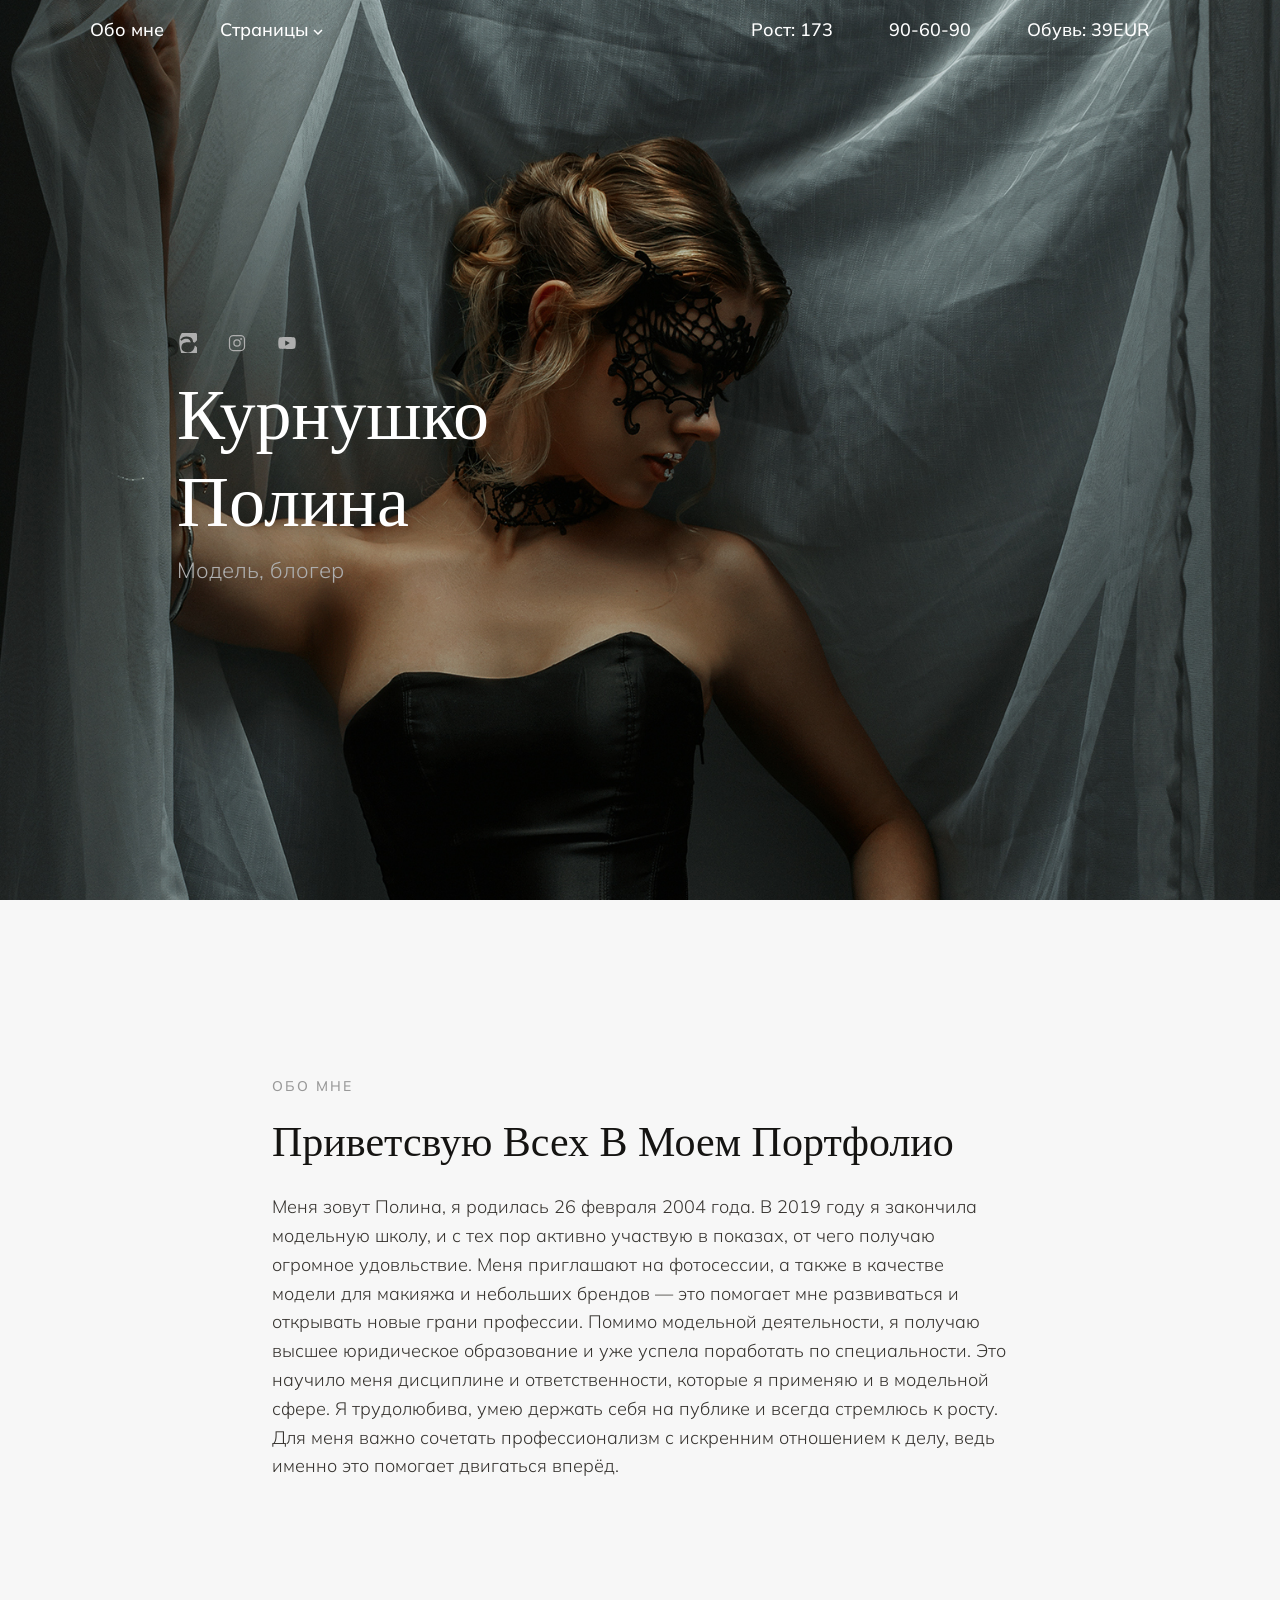
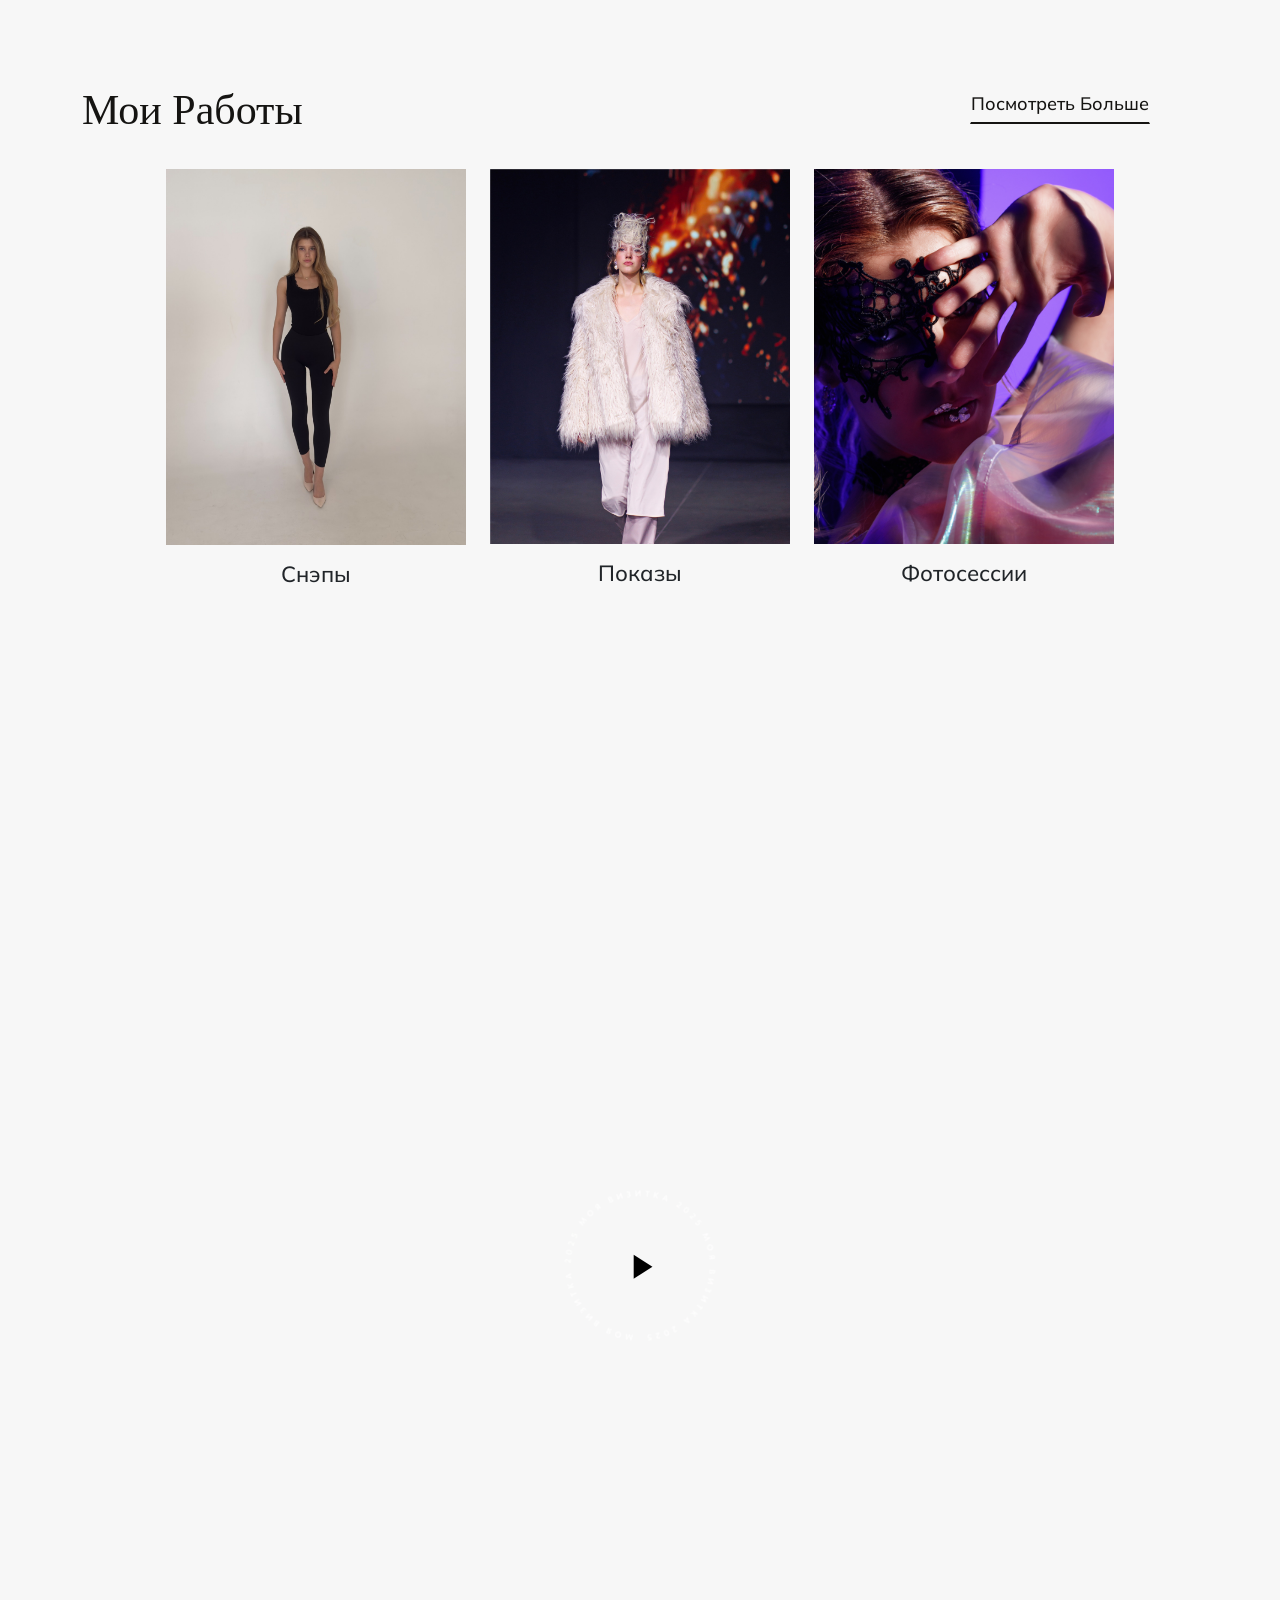
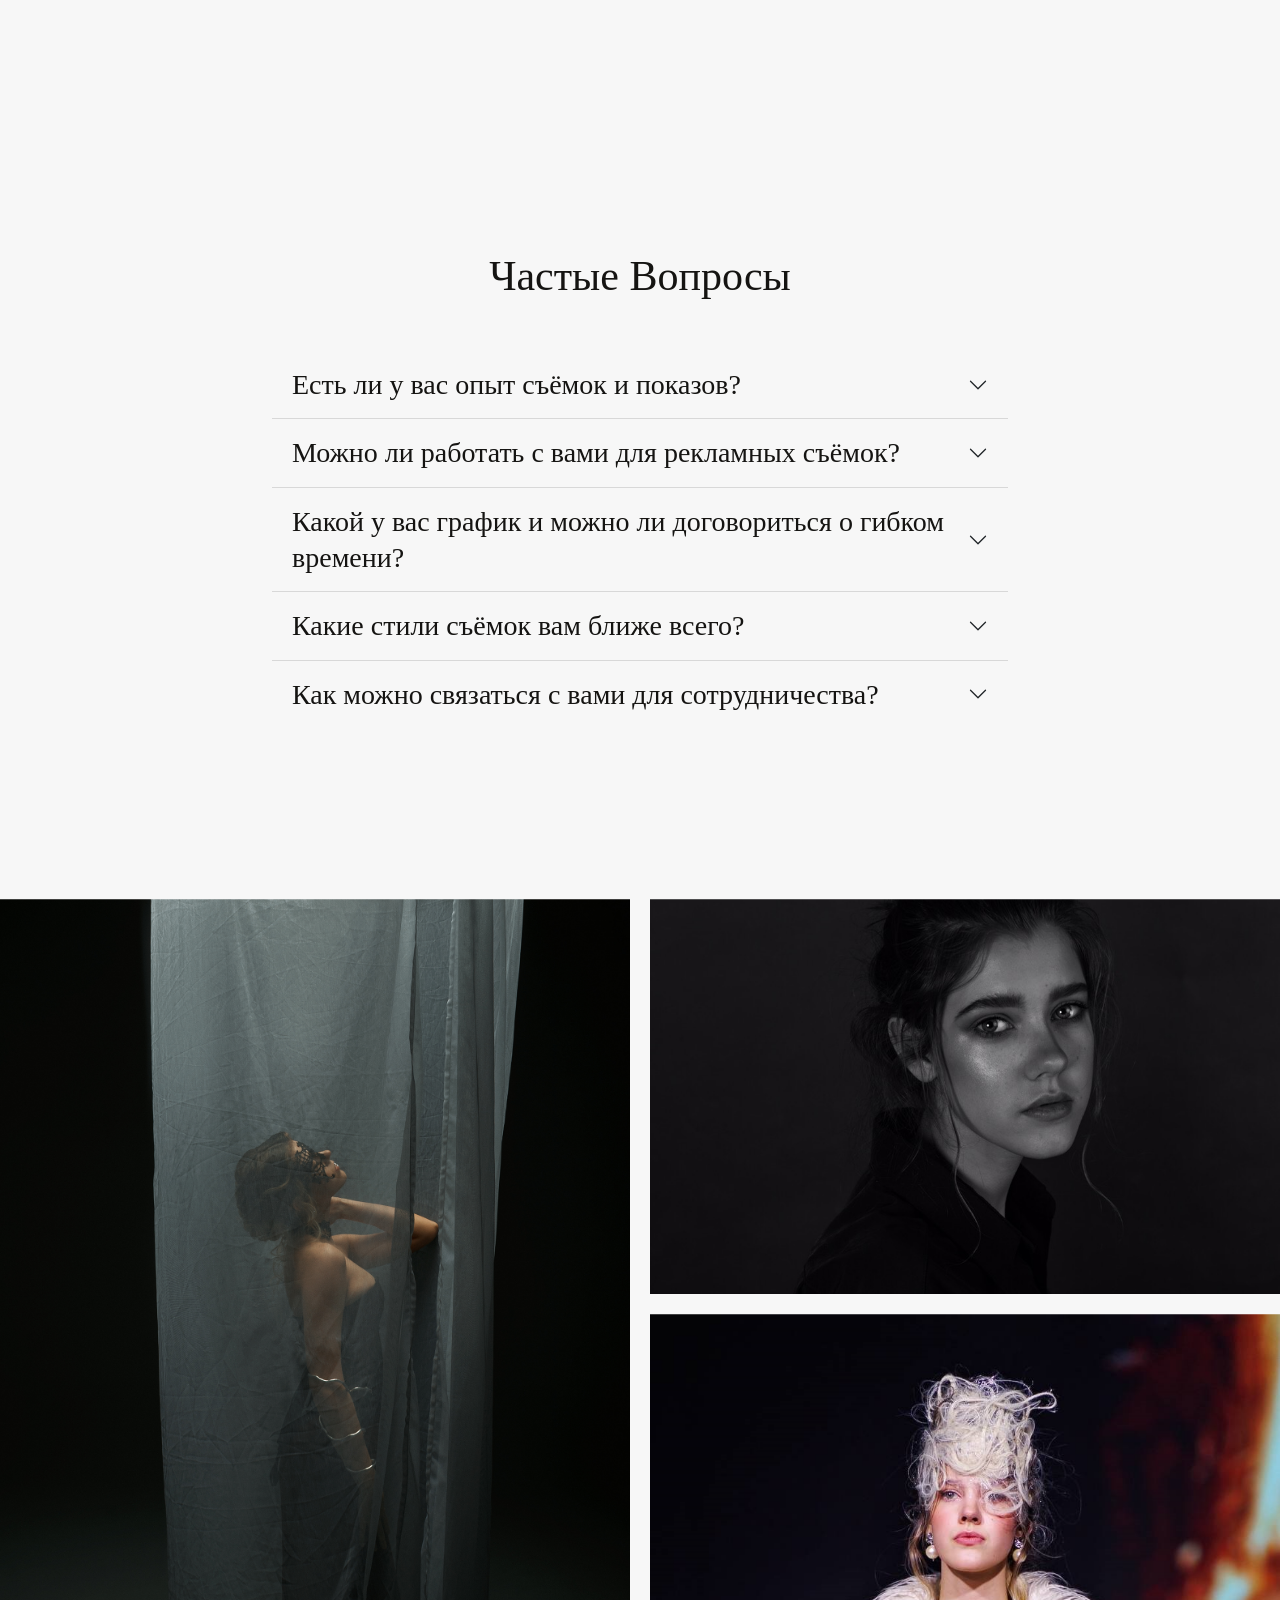
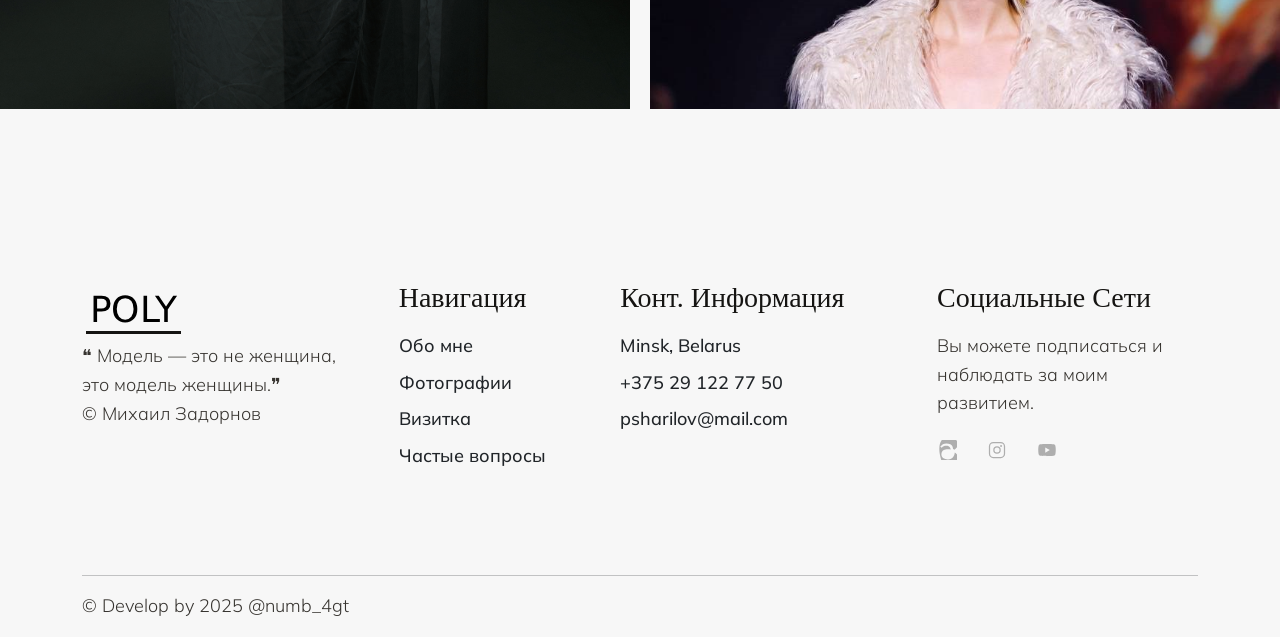
<file: index.html>
<!DOCTYPE html>
<html>
  <head>
    <title>Polina Kurnushko</title>
    <meta charset="utf-8">
    <meta http-equiv="X-UA-Compatible" content="IE=edge">
    <meta name="viewport" content="width=device-width, initial-scale=1.0">
    <meta name="format-detection" content="telephone=no">
    <meta name="apple-mobile-web-app-capable" content="yes">
    <meta name="author" content="">
    <meta name="keywords" content="">
    <meta name="description" content="">
    <link rel="stylesheet" type="text/css" href="css/vendor.css">
    <link rel="stylesheet" type="text/css" href="css/bootstrap.min.css">
    <link rel="stylesheet" type="text/css" href="style.css">

    <link rel="preconnect" href="https://fonts.googleapis.com">
    <link rel="preconnect" href="https://fonts.gstatic.com" crossorigin>
    <link href="https://fonts.googleapis.com/css2?family=Italiana&family=Mulish:ital,wght@0,200;0,300;0,400;0,500;0,600;0,700;0,800;0,900;0,1000;1,200;1,300;1,400;1,500;1,600;1,700;1,800;1,900;1,1000&display=swap" rel="stylesheet">
    <!-- script
    ================================================== -->
    <script src="js/modernizr.js"></script>
  </head>
  <body>
    <svg xmlns="http://www.w3.org/2000/svg" style="display: none;">
      <symbol xmlns="http://www.w3.org/2000/svg" id="angle-right" viewBox="0 0 32 32">
        <path fill="currentColor" d="M12.969 4.281L11.53 5.72L21.812 16l-10.28 10.281l1.437 1.438l11-11l.687-.719l-.687-.719z"/>
      </symbol>
      <symbol xmlns="http://www.w3.org/2000/svg" id="angle-left" viewBox="0 0 32 32">
        <path fill="currentColor" d="m19.031 4.281l-11 11l-.687.719l.687.719l11 11l1.438-1.438L10.187 16L20.47 5.719z"/>
      </symbol>
      <symbol xmlns="http://www.w3.org/2000/svg" id="chevron-down" viewBox="0 0 24 24">
        <path fill="currentColor" d="M7.41 8.58L12 13.17l4.59-4.59L18 10l-6 6l-6-6l1.41-1.42Z"/>
      </symbol>
      <symbol xmlns="http://www.w3.org/2000/svg" id="arrow-right" viewBox="0 0 32 32">
        <path fill="currentColor" d="M18.719 6.781L17.28 8.22L24.063 15H4v2h20.063l-6.782 6.781l1.438 1.438l8.5-8.5l.687-.719l-.687-.719z"/>
      </symbol>
      <symbol xmlns="http://www.w3.org/2000/svg" id="arrow-left" viewBox="0 0 32 32">
        <path fill="currentColor" d="m13.281 6.781l-8.5 8.5l-.687.719l.687.719l8.5 8.5l1.438-1.438L7.938 17H28v-2H7.937l6.782-6.781z"/>
      </symbol>
      <symbol xmlns="http://www.w3.org/2000/svg" id="play" viewBox="0 0 24 24">
        <path fill="currentColor" d="M8 5.14v14l11-7l-11-7Z"/>
      </symbol>
      <symbol xmlns="http://www.w3.org/2000/svg" id="facebook" viewBox="0 0 24 24">
        <path fill="currentColor" d="M9.198 21.5h4v-8.01h3.604l.396-3.98h-4V7.5a1 1 0 0 1 1-1h3v-4h-3a5 5 0 0 0-5 5v2.01h-2l-.396 3.98h2.396v8.01Z" />
      </symbol>
      <symbol xmlns="http://www.w3.org/2000/svg" id="youtube" viewBox="0 0 32 32">
        <path fill="currentColor" d="M29.41 9.26a3.5 3.5 0 0 0-2.47-2.47C24.76 6.2 16 6.2 16 6.2s-8.76 0-10.94.59a3.5 3.5 0 0 0-2.47 2.47A36.13 36.13 0 0 0 2 16a36.13 36.13 0 0 0 .59 6.74a3.5 3.5 0 0 0 2.47 2.47c2.18.59 10.94.59 10.94.59s8.76 0 10.94-.59a3.5 3.5 0 0 0 2.47-2.47A36.13 36.13 0 0 0 30 16a36.13 36.13 0 0 0-.59-6.74ZM13.2 20.2v-8.4l7.27 4.2Z" />
      </symbol>
      <symbol xmlns="http://www.w3.org/2000/svg" id="twitter" viewBox="0 0 256 256">
        <path fill="currentColor" d="m245.66 77.66l-29.9 29.9C209.72 177.58 150.67 232 80 232c-14.52 0-26.49-2.3-35.58-6.84c-7.33-3.67-10.33-7.6-11.08-8.72a8 8 0 0 1 3.85-11.93c.26-.1 24.24-9.31 39.47-26.84a110.93 110.93 0 0 1-21.88-24.2c-12.4-18.41-26.28-50.39-22-98.18a8 8 0 0 1 13.65-4.92c.35.35 33.28 33.1 73.54 43.72V88a47.87 47.87 0 0 1 14.36-34.3A46.87 46.87 0 0 1 168.1 40a48.66 48.66 0 0 1 41.47 24H240a8 8 0 0 1 5.66 13.66Z" />
      </symbol>
      <symbol xmlns="http://www.w3.org/2000/svg" id="instagram" viewBox="0 0 256 256">
        <path fill="currentColor" d="M128 80a48 48 0 1 0 48 48a48.05 48.05 0 0 0-48-48Zm0 80a32 32 0 1 1 32-32a32 32 0 0 1-32 32Zm48-136H80a56.06 56.06 0 0 0-56 56v96a56.06 56.06 0 0 0 56 56h96a56.06 56.06 0 0 0 56-56V80a56.06 56.06 0 0 0-56-56Zm40 152a40 40 0 0 1-40 40H80a40 40 0 0 1-40-40V80a40 40 0 0 1 40-40h96a40 40 0 0 1 40 40ZM192 76a12 12 0 1 1-12-12a12 12 0 0 1 12 12Z" />
      </symbol>
      <symbol xmlns="http://www.w3.org/2000/svg" id="linkedin" viewBox="0 0 24 24">
        <path fill="currentColor" d="M6.94 5a2 2 0 1 1-4-.002a2 2 0 0 1 4 .002zM7 8.48H3V21h4V8.48zm6.32 0H9.34V21h3.94v-6.57c0-3.66 4.77-4 4.77 0V21H22v-7.93c0-6.17-7.06-5.94-8.72-2.91l.04-1.68z" />
      </symbol>
      <symbol xmlns="http://www.w3.org/2000/svg" id="threads" viewBox="0 0 32 32">
        <path fill="currentColor" d="M26.5 14.8c-.26-.13-.53-.25-.82-.36-.22-3.97-1.62-6.3-4.39-7.69-1.76-.9-3.96-1.3-6.29-1.3-4.18 0-7.52 1.93-9.73 5.3l2.3 1.64c1.77-2.64 4.47-3.21 6.95-3.21.1 0 .2 0 .29.01 2.41.02 4.15.63 5.34 1.99.9 1.01 1.49 2.35 1.76 4.01-2.01-.33-4.23-.43-6.57-.29-4.82.29-8.08 2.97-8.32 7.44-.15 2.94 1.02 5.31 3.36 6.9 1.98 1.35 4.64 1.97 7.4 1.81 3.52-.2 6.23-1.55 8.14-4.03 1.37-1.78 2.28-4.07 2.65-6.88 2.08 1.18 3.56 2.86 4.32 4.96 1.06 2.77.98 6.95-2.61 10.54-3.02 3.02-6.53 4.19-11.4 4.25-5.01-.04-8.82-1.64-11.36-4.89C4.91 24.9 3.73 20.1 3.7 14.2c.03-5.9 1.21-10.7 3.75-14 2.54-3.25 6.35-4.85 11.36-4.89 4.86.06 8.38 1.23 11.4 4.25 3.59 3.59 3.67 7.77 2.61 10.54-.68 1.78-1.87 3.16-3.42 4.1-.5.3-1.02.54-1.5.7.16.35.3.72.38 1.07Z"/>
      </symbol>
    </svg>
    
    <div id="preloader">
      <div id="loader"></div>
    </div>
    <header id="header" class="site-header">
      <nav id="header-nav" class="navbar navbar-expand-lg px-3">
        <div class="container">
          <a class="navbar-brand d-lg-none" href="index.html">
            <img src="images/main-logo.png" class="logo">
          </a>
          <button class="navbar-toggler d-flex d-lg-none order-3 p-2" type="button" data-bs-toggle="offcanvas" data-bs-target="#bdNavbar" aria-controls="bdNavbar" aria-expanded="false" aria-label="Toggle navigation">Меню</button>
          <div class="offcanvas offcanvas-end" tabindex="-1" id="bdNavbar" aria-labelledby="bdNavbarOffcanvasLabel">
            <div class="offcanvas-body">
              <ul id="navbar" class="navbar-nav w-100 d-flex justify-content-between align-items-center">
                
                <ul class="list-unstyled d-lg-flex justify-content-md-between align-items-center">
                  <li class="nav-item">
                    <a class="nav-link ms-0" href="#about">Обо мне</a>
                  </li>
                  <li class="nav-item dropdown">
                    <a class="nav-link dropdown-toggle ms-0" data-bs-toggle="dropdown" href="#" role="button" aria-expanded="false">Страницы<svg class="bi" width="18" height="18"><use xlink:href="#chevron-down"></use></svg></a>
                    <ul class="dropdown-menu">
                      <li>
                        <a href="./items/page_snaps.html" class="dropdown-item fs-5 fw-medium">Снепы<span class="text-primary"></span></a>
                      </li>
                      <li>
                        <a href="./items/page_shows.html" class="dropdown-item fs-5 fw-medium">Показы<span class="text-primary"></span></a>
                      </li>
                      <li>
                        <a href="./items/page_photos.html" class="dropdown-item fs-5 fw-medium">Фотосессии<span class="text-primary"></span></a>
                      </li>
                      <li>
                        <a href="#our-video" class="dropdown-item fs-5 fw-medium">Визитка<span class="text-primary"></span></a>
                      </li>
                      <li>
                        <a href="#faqs" class="dropdown-item fs-5 fw-medium">FAQ<span class="text-primary"></span></a>
                      </li>
                    </ul>
                  </li>                  
                </ul>

                <ul class="list-unstyled d-lg-flex justify-content-between align-items-center">
                  <li class="nav-item">
                    <a class="nav-link ms-0" href="#">Рост: 173</a>
                  </li>
                  <li class="nav-item">
                    <a class="nav-link ms-0" href="#">90-60-90</a>
                  </li>
                  <li class="nav-item">
                    <a class="nav-link ms-0" href="#">Обувь: 39EUR</a>
                  </li>
                </ul>
              </ul>
            </div>
          </div>
        </div>
      </nav>
    </header>
    <section id="billboard" class="position-relative overflow-hidden">
      <div class="swiper main-swiper">
        <div class="swiper-wrapper">
          <div class="swiper-slide" style="background-image: url(images/header2.jpg); background-size: cover; background-repeat: no-repeat; height: 100vh; background-position: center;">
            <div class="container ">
              <div class="row">
                <div class="offset-md-1 col-md-6">
                  <div class="banner-content">
                    <div class="social-links">
                    <ul class="d-flex list-unstyled">
                      <li>
                        <a href="https://www.threads.com/@_kurnushko_">
                          <svg class="threads">
                            <use xlink:href="#threads">
                          </svg>
                        </a>
                      </li>
                      <li>
                        <a href="https://www.instagram.com/_kurnushko_/">
                          <svg class="instagram">
                            <use xlink:href="#instagram">
                          </svg>
                        </a>
                      </li>
                      <li>
                        <a href="#">
                          <svg class="youtube">
                            <use xlink:href="#youtube">
                          </svg>
                        </a>
                      </li>
                    </ul>
                    </div>
                    <h2 class="newh">Курнушко Полина</h2>
                    <p class="fs-3 newp">Модель, блогер</p>
                  </div>
                </div>
                <div class="col-md-5"></div>
              </div>
            </div>
          </div>
        </div>
        <div class="main-slider-pagination position-absolute text-center"></div>
      </div>
    </section>
    <section id="about" class="padding-xlarge">
      <div class="container">
        <div class="row">
          <div id="about" class="offset-md-2 col-md-8">
            <span class="title-accent fs-6 text-uppercase" data-aos="fade" data-aos-easing="ease-in" data-aos-duration="1000" data-aos-once="true">Обо мне</span>
            <h3 class="py-3" data-aos="fade" data-aos-easing="ease-in" data-aos-duration="1500" data-aos-once="true">Приветсвую всех в моем портфолио</h3>
            <p data-aos="fade" data-aos-easing="ease-in" data-aos-duration="1800" data-aos-once="true">
              Меня зовут Полина, я родилась 26 февраля 2004 года. В 2019 году я закончила модельную школу, и с тех пор активно участвую в показах, от чего получаю огромное удовльствие. Меня приглашают на фотосессии, а также в качестве модели для макияжа и небольших брендов — это помогает мне развиваться и открывать новые грани профессии. 
              Помимо модельной деятельности, я получаю высшее юридическое образование и уже успела поработать по специальности. Это научило меня дисциплине и ответственности, которые я применяю и в модельной сфере. Я трудолюбива, умею держать себя на публике и всегда стремлюсь к росту. Для меня важно сочетать профессионализм с искренним отношением к делу, ведь именно это помогает двигаться вперёд.
            </p>
          </div>
        </div>
      </div>
    </section>

    <section id="photos" class="product-store position-relative">
      <div class="container display-header d-flex flex-wrap justify-content-between pb-4">
        <h3 class="mt-3">Мои работы</h3>
        <div class="btn-right d-flex flex-wrap align-items-center">
          <a href="https://disk.yandex.by/d/Nd0EBmnZH1hFFA" 
            class="btn me-5" 
            target="_blank" 
            rel="noopener noreferrer">
            Посмотреть больше
          </a>
        </div>
      </div>

      <!-- Центрирование карточек -->
      <div class="products-grid d-flex justify-content-center flex-wrap gap-4">
        <div class="product-card position-relative">
          <div class="image-holder zoom-effect">
            <img src="images/snaps.png" alt="product-item" class="img-fluid zoom-in">
            <div class="cart-concern position-absolute">
              <div class="cart-button">
                <a href="items/page_snaps.html" class="btn">Перейти</a>
              </div>
            </div>
          </div>
          <div class="card-detail text-center pt-3 pb-2">
            <h5 class="card-title fs-3 text-capitalize">
              <a href="single-product.html">Снэпы</a>
            </h5>
          </div>
        </div>

        <div class="product-card position-relative">
          <div class="image-holder zoom-effect">
            <img src="images/IMG_8071.JPG" alt="product-item" class="img-fluid zoom-in">
            <div class="cart-concern position-absolute">
              <div class="cart-button">
                <a href="items/page_shows.html" class="btn">Перейти</a>
              </div>
            </div>
          </div>
          <div class="card-detail text-center pt-3 pb-2">
            <h5 class="card-title fs-3 text-capitalize">
              <a href="single-product.html">Показы</a>
            </h5>
          </div>
        </div>

        <div class="product-card position-relative">
          <div class="image-holder zoom-effect">
            <img src="images/IMG_8517.JPG" alt="product-item" class="img-fluid zoom-in">
            <div class="cart-concern position-absolute">
              <div class="cart-button">
                <a href="items/page_photos.html" class="btn">Перейти</a>
              </div>
            </div>
          </div>
          <div class="card-detail text-center pt-3 pb-2">
            <h5 class="card-title fs-3 text-capitalize">
              <a href="single-product.html">Фотосессии</a>
            </h5>
          </div>
        </div>
      </div>
    </section>

    
    <section class="space"></section> 

    <section id="our-video">
      <div class="video-section jarallax d-flex align-items-center justify-content-center" style="background: url(images/IMG_8516.JPG) no-repeat;">
        <div class="video-player text-center">
          <button class="play-btn position-relative" style="background-color: transparent; border-style: none;" id="openVideo">
            <svg class="newa position-absolute top-0 bottom-0 start-0 end-0 m-auto" width="41" height="41">
              <use xlink:href="#play"></use>
            </svg>
            <img src="images/newcirculec2.png" alt="pattern" class="text-pattern">
          </button>
        </div>
      </div>
    </section>

    <section id="faqs" class="padding-xlarge">
      <div class="container">
        <div class="row">
          <div class="offset-md-2 col-md-8">
            <h3 class="text-center mb-5" data-aos="fade" data-aos-easing="ease-in" data-aos-duration="1000" data-aos-once="true">Частые вопросы</h3>
              <div class="accordion accordion-flush" id="accordionFlush" data-aos="fade" data-aos-easing="ease-in" data-aos-duration="1500" data-aos-once="true">
                <div class="accordion-item">
                  <h4 class="accordion-header" id="flush-headingOne3">
                    <button class="accordion-button collapsed" type="button" data-bs-toggle="collapse" data-bs-target="#flush-collapseOne" aria-expanded="true" aria-controls="flush-collapseOne">
                      Есть ли у вас опыт съёмок и показов?
                    </button>
                  </h4>
                  <div id="flush-collapseOne" class="accordion-collapse collapse" aria-labelledby="flush-headingOne" data-bs-parent="#accordionFlushExample">
                    <div class="accordion-body">
                      <p>Я начинающая модель, уже участвовала в нескольких тестовых фотосессиях и учебных проектах. Постепенно расширяю портфолио и готова к новым заказам.</p>
                    </div>
                  </div>
                </div>

                <div class="accordion-item">
                  <h4 class="accordion-header" id="flush-headingTwo3">
                    <button class="accordion-button collapsed" type="button" data-bs-toggle="collapse" data-bs-target="#flush-collapseTwo" aria-expanded="true" aria-controls="flush-collapseTwo">
                      Можно ли работать с вами для рекламных съёмок?
                    </button>
                  </h4>
                  <div id="flush-collapseTwo" class="accordion-collapse collapse" aria-labelledby="flush-headingTwo" data-bs-parent="#accordionFlushExample">
                    <div class="accordion-body">
                      <p>Да, я открыта для сотрудничества в рекламных проектах. Готова обсуждать концепцию, формат и условия съёмки.</p>
                    </div>
                  </div>
                </div>

                <div class="accordion-item">
                  <h4 class="accordion-header" id="flush-headingThree3">
                    <button class="accordion-button collapsed" type="button" data-bs-toggle="collapse" data-bs-target="#flush-collapseThree" aria-expanded="true" aria-controls="flush-collapseThree">
                      Какой у вас график и можно ли договориться о гибком времени?
                    </button>
                  </h4>
                  <div id="flush-collapseThree" class="accordion-collapse collapse" aria-labelledby="flush-headingThree" data-bs-parent="#accordionFlushExample">
                    <div class="accordion-body">
                      <p>Мой график достаточно гибкий. Я стараюсь подстраиваться под время заказчика и заранее согласовываю все детали.</p>
                    </div>
                  </div>
                </div>

                <div class="accordion-item">
                  <h4 class="accordion-header" id="flush-headingFour3">
                    <button class="accordion-button collapsed" type="button" data-bs-toggle="collapse" data-bs-target="#flush-collapseFour" aria-expanded="true" aria-controls="flush-collapseFour">
                      Какие стили съёмок вам ближе всего?
                    </button>
                  </h4>
                  <div id="flush-collapseFour" class="accordion-collapse collapse" aria-labelledby="flush-headingFour" data-bs-parent="#accordionFlushExample">
                    <div class="accordion-body">
                      <p>Мне комфортно работать в fashion и портретных съёмках, но я также открыта к экспериментам и новым жанрам.</p>
                    </div>
                  </div>
                </div>

                <div class="accordion-item">
                  <h4 class="accordion-header" id="flush-headingFive3">
                    <button class="accordion-button collapsed" type="button" data-bs-toggle="collapse" data-bs-target="#flush-collapseFive" aria-expanded="true" aria-controls="flush-collapseFive">
                      Как можно связаться с вами для сотрудничества?
                    </button>
                  </h4>
                  <div id="flush-collapseFive" class="accordion-collapse collapse" aria-labelledby="flush-headingFive" data-bs-parent="#accordionFlushExample">
                    <div class="accordion-body">
                      <p>Связаться со мной можно через форму обратной связи на сайте или напрямую по указанным контактам. Я всегда отвечаю на запросы быстро.</p>
                    </div>
                  </div>
                </div>
              </div>
    
          </div>
        </div>
      </div>
    </section>    
    <section id="banner" data-aos="fade" data-aos-once="true">
      <div class="banner-content-1 position-relative" style="background:url('images/IMG_8505.JPG') no-repeat left; background-size: cover; height: 100%;">
        <div class="banner-content-text position-absolute" data-aos="fade" data-aos-delay="1000" data-aos-easing="ease-in" data-aos-duration="1000" data-aos-once="true">
        </div>
      </div>
      <div class="banner-content-2 position-relative" style="background:url('images/IMG_8602.PNG') no-repeat left; background-size: cover; height: 100%;">
        <div class="banner-content-text position-absolute" data-aos="fade" data-aos-delay="1000" data-aos-easing="ease-in" data-aos-duration="1000" data-aos-once="true">
        </div>
      </div>
      <div class="banner-content-3 position-relative" style="background:url('images/photo_2_2025-10-15_20-10-44.jpg') no-repeat left; background-size: cover; height: 100%;">
        <div class="banner-content-text position-absolute" data-aos="fade" data-aos-delay="1000" data-aos-easing="ease-in" data-aos-duration="1000" data-aos-once="true">
        </div>
      </div>
    </section>
    <footer id="footer" class="overflow-hidden padding-xlarge pb-0">
      <div class="container">
        <div class="row">
          <div class="footer-top-area pb-5">
            <div class="row d-flex flex-wrap justify-content-between">
              <div class="col-lg-3 col-sm-6 pb-3" data-aos="fade" data-aos-easing="ease-in" data-aos-duration="1000" data-aos-once="true">
                <div class="footer-menu">
                  <img src="images/main-logo-black.png" alt="logo" class="mb-2">
                  <p>❝ Модель — это не женщина, это модель женщины.❞
                    <br>
                    © Михаил Задорнов </p>
                </div>
              </div>
              <div class="col-lg-2 col-sm-6 pb-3" data-aos="fade" data-aos-easing="ease-in" data-aos-duration="1200" data-aos-once="true">
                <div class="footer-menu">
                  <h4 class="widget-title pb-2">Навигация</h4>
                  <ul class="menu-list list-unstyled">
                    <li class="menu-item pb-2">
                      <a href="#about">Обо мне</a>
                    </li>
                    <li class="menu-item pb-2">
                      <a href="#photos">Фотографии</a>
                    </li>
                    <li class="menu-item pb-2">
                      <a href="#our-video">Визитка</a>
                    </li>
                    <li class="menu-item pb-2">
                      <a href="#faqs">Частые вопросы</a>
                    </li>
                  </ul>
                </div>
              </div>
              <div class="col-lg-3 col-sm-6 pb-3" data-aos="fade" data-aos-easing="ease-in" data-aos-duration="1400" data-aos-once="true">
                <div class="footer-menu contact-item">
                  <h4 class="widget-title pb-2">Конт. информация</h4>
                  <ul class="menu-list list-unstyled">
                    <li class="menu-item pb-2">
                      <a href="#">Minsk, Belarus</a>
                    </li>
                    <li class="menu-item pb-2">
                      <a href="tel:+375291227750">+375 29 122 77 50</a>
                    </li>
                    <li class="menu-item pb-2">
                      <a href="mailto:">psharilov@mail.com</a>
                    </li>
                  </ul>
                </div>
              </div>
              <div class="col-lg-3 col-sm-6 pb-3" data-aos="fade" data-aos-easing="ease-in" data-aos-duration="1600" data-aos-once="true">
                <div class="footer-menu">
                  <h4 class="widget-title pb-2">Социальные сети</h4>
                  <p>Вы можете подписаться и наблюдать за моим развитием.</p>
                  <div class="social-links">
                    <ul class="d-flex list-unstyled">
                      <li>
                        <a href="https://www.threads.com/@_kurnushko_">
                          <svg class="threads">
                            <use xlink:href="#threads">
                          </svg>
                        </a>
                      </li>
                      <li>
                        <a href="https://www.instagram.com/_kurnushko_/">
                          <svg class="instagram">
                            <use xlink:href="#instagram">
                          </svg>
                        </a>
                      </li>
                      <li>
                        <a href="#">
                          <svg class="youtube">
                            <use xlink:href="#youtube">
                          </svg>
                        </a>
                      </li>
                    </ul>
                  </div>
                </div>
              </div>
            </div>
          </div>
        </div>
        <hr>
      </div>
    </footer>
    <div id="footer-bottom">
      <div class="container">
        <div class="row d-flex flex-wrap justify-content-between">
          <div class="col-12">
            <div class="copyright">
              <p>© Develop by 2025 @numb_4gt</p>
            </div>
          </div>
        </div>
      </div>
    </div>
    
    <div id="myModal" class="custom-modal">
      <div class="custom-modal-content">
        <button class="close-btn">
          <svg width="40" height="40"><use xlink:href="#close-sharp"></use></svg>
        </button>

        <div class="ratio ratio-16x9">
          <video id="video" controls></video>
        </div>
      </div>
    </div>

    <script src="js/jquery-1.11.0.min.js"></script>
    <script type="text/javascript" src="js/bootstrap.bundle.min.js"></script>
    <script type="text/javascript" src="js/plugins.js"></script>
    <script type="text/javascript" src="js/script.js"></script>
    <script>
      const modal = document.getElementById('myModal');
      const video = document.getElementById('video');
      const openBtn = document.getElementById('openVideo');
      const closeBtn = document.querySelector('.close-btn');
      const header = document.getElementById("header");

      const VIDEO_SRC = "./video/hipe.mp4"; // ✅ жёстко заданный путь

      openBtn.addEventListener('click', () => {
        video.src = VIDEO_SRC;
        modal.classList.add('active');
        header.style.display = "none";
      });

      function closeModal() {
        header.style.display = "block";
        modal.classList.remove('active');
        video.pause();
        video.currentTime = 0;
      }

      closeBtn.addEventListener('click', closeModal);

      modal.addEventListener('click', (e) => {
        if (e.target === modal) closeModal();
      });
    </script>

  </body>
</html>
</file>
<file: style.css>
/*
Theme Name: Vaso
Theme URI: https://templatesjungle.com/
Author: TemplatesJungle
Author URI: https://templatesjungle.com/
Description: Vaso is a interior decor ecommerce HTML CSS website template by TemplatesJungle.
Version: 1.1
*/

/*--------------------------------------------------------------
This is main CSS file that contains custom style rules used in this template
--------------------------------------------------------------*/

/*------------------------------------*\
    Table of contents
\*------------------------------------*/

/*------------------------------------------------

CSS STRUCTURE:
1. VARIABLES
2. GENERAL TYPOGRAPHY
  2.1 General Styles
  2.3 Background Color
  2.4 Section
    - Section Paddings
    - Section Margins
    - Section Title
  2.5 Buttons
  2.6 Forms
3. SITE STRUCTURE
  3.1 Header
  3.2 Billboard
  3.3 Product
  3.4 Video
  3.5 FAQs
  3.6 Banner
  3.7 Footer
4. PAGES
  4.1 About Us Page
  4.2 Shop Page
  4.3 Single Product Page
  4.4 Cart Page
  4.5 Blog Page
  4.6 Single Post Page
    
/*--------------------------------------------------------------
/** 1. VARIABLES
--------------------------------------------------------------*/
:root {
  --accent-color:             #777777;
  --white-color:              #fff;
  --black-color:              #151412;
  --light-dark:               #36332F;
  --gray-color:               #F3F3F3;
  --gray-color-300:           #F7F7F7;
  --gray-color-400:           #EFEFEF;
  --gray-color-500:           #AEAEAE;
  --gray-color-600:           #999999;
  --gray-color-800:           #3A3A3A;
  --light-gray-color:         #D7DDDF;
  --primary-color:            #87826E;
  --bs-primary-rgb:           135,130,110;
  --light-color:              #f8f9fa;
  --dark-color:               #212529;
  --light-blue-color:         #EDF1F3;
  --navbar-color-color:       #131814;
  --swiper-theme-color:       #4A4A4A;
  --swiper-pagination-color:  #4A4A4A;
}

/* on mobile devices below 600px
 */
@media screen and (max-width: 600px) {
    :root {
        --header-height : 100px;
        --header-height-min   : 80px;
    }
}

/* Fonts */
:root {
    --body-font           : "Mulish", sans-serif;
    --heading-font        : "Playfair Display", serif;
}

/*----------------------------------------------*/
/* 2. GENERAL TYPOGRAPHY */
/*----------------------------------------------*/

/* 2.1 General Styles
/*----------------------------------------------*/
*, *::before, *::after {
  -webkit-box-sizing: border-box;
  -moz-box-sizing: border-box;
  box-sizing: border-box;
}
html {
  box-sizing: border-box;
}
body {
  background-color: var(--gray-color-300);
  font-family: var(--body-font);
  font-size: 1.125rem;
  font-weight: 500;
  line-height: 1.6;
  margin: 0;
}
h1,h2,h3,h4,h5,h6 {
  font-family: var(--heading-font);
  text-transform: capitalize;
  color: var(--black-color);
}
h1{
  font-size: 5.5rem;
}
h2{
  font-size: 4.5rem;
}
h3{
  font-size: 2.625rem;
  line-height: 127%;
}
h4{
  font-size: 1.75rem;
  line-height: 127%;
}
@media only screen and (max-width: 360px) {
  h1{
    font-size: 4.5rem;
  }
  h2{
    font-size: 3.5rem;
  }
}
p {
  text-transform: none;
  letter-spacing: normal;
  font-size: 1.125rem;
  font-weight: 300;
  color: var(--light-dark);
}
ul {
  color: var(--light-dark);
}
ul.inner-list li {
  font-size: 1.2em;
}
a {
  color: var(--dark-color);
  text-decoration: none;
  transition: 0.3s color ease-out;
}
a.light {
  color: var(--light-color);
}
a:hover {
  text-decoration: none;
  color: var(--primary-color);
}

.fs-1{
  font-size: 1.75rem !important;
}
.fs-2{
  font-size: 1.625rem !important;
}
.fs-3{
  font-size: 1.375rem !important;
}
.fs-4{
  font-size: 1.25rem !important;
}
.fs-5{
  font-size: 1.125rem !important;
}
.fs-6{
  font-size: 0.875rem !important;
}

/* 2.3 Background Color
/*----------------------------------------------*/
.bg-gray {
  background: var(--gray-color);
}
.bg-dark {
  background: var(--dark-color);
}
.bg-light {
  background: var(--light-color);
}

/* 2.4 Section
--------------------------------------------------------------*/
/* - Section Padding
--------------------------------------------------------------*/
.padding-xsmall {
  padding-top: 0.5em;
  padding-bottom: 0.5em;
}
.padding-small {
  padding-top: 2em;
  padding-bottom: 2em;
}
.padding-medium {
  padding-top: 4em;
  padding-bottom: 4em;
}
.padding-large {
  padding-top: 7em;
  padding-bottom: 7em;
}
.padding-xlarge {
  padding-top: 9.5em;
  padding-bottom: 9.5em;
}

/* - Section Margin
--------------------------------------------------------------*/
.margin-xlarge {
  margin-top: 9.5em;
  margin-bottom: 9.5em;
}

/* - Section Title
--------------------------------------------------------------*/
.title-accent{
  color: var(--gray-color-600);
  letter-spacing: 0.14em;
}
h5.card-title,
h5.cart-title {
  font-family: var(--body-font);
}

/** 2.5 Buttons
--------------------------------------------------------------*/
.btn {
  font-size: 1.125rem;
  font-weight: 500;
  text-transform: capitalize;
  color: var(--black-color);
  height: fit-content;
  border-bottom: 2px solid var(--black-color);
  padding: 0;
  padding-bottom: 5px;
  border-radius: 0;
  transition: 0.3s ease-in;
}
.btn:hover {
  color: var(--accent-color);
  border-bottom: 2px solid var(--accent-color);
}
.btn:focus {
  box-shadow: none;
}

.btn-dark{
  color: var(--white-color);
  padding: 10px 22px;
  border: 0;
  transition: 0.3s ease;
}
.btn-dark:hover{
  background-color: var(--primary-color);
  color: var(--white-color);
  border: 0;
}

.btn-primary{
  background-color: var(--primary-color);
  color: var(--white-color);
  padding: 10px 22px;
  border: 0;
  transition: 0.3s ease;
}
.btn-primary:hover{
  background-color: var(--black-color);
  color: var(--white-color);
  border: 0;
}

/** 2.6 Forms
--------------------------------------------------------------*/
label{
  font-size: 14px;
  font-weight: 600;
  text-transform: uppercase;
  letter-spacing: 1px;
}
textarea,
select,
input{
  padding: 8px 0;
  background: none;
  border-top: none;
  border-right: none;
  border-left: none;
  border-image: initial;
  border-bottom: 1px solid var(--black-color);
  outline: none;
}
.form-control {
  font-size: inherit;
  font-weight: inherit;
  line-height: 1.5;
  color: var(--black-color);
  background: none;
  border: none;
  box-shadow: none;
  padding: 0;
}
.form-control::placeholder {
  color: var(--gray-color-600);
}
.form-control:focus {
  background: none;
  box-shadow: none;
}

/* - Image Hover Effects
------------------------------------------------------------- */
.zoom-effect {
  background-color: #f5f3ef;
  overflow: hidden;
}
img.zoom-in {  
  -webkit-transition: 0.6s ease;
  transition: 0.6s ease;
}
.zoom-effect:hover img.zoom-in {
  opacity: 0.8;
  -webkit-transform: scale(1.1);
  transform: scale(1.1);
}

/* zoom out on animate */
.zoom-out {
  overflow: hidden;
}
.zoom-out img {
  transform: scale(1.1);
  transition: transform 1s ease-out;
  transition-delay: 500ms;
}
.aos-animate .zoom-out img {
  transform: scale(1);
}

/* - Preloader
------------------------------------------------------------- */
#preloader {
  position: fixed;
  width: 100%;
  height: 100%;
  background-color: #f7f7f7eb;
  display: flex;
  align-items: center;
  z-index: 99999999;
  opacity: 1;
  visibility: visible;
  transition: opacity 0.3s ease, visibility 0.3s ease;
}
#preloader.hide-preloader {
  opacity: 0;
  visibility: hidden;
}
#loader {
  width: 180px;
  height: 9px;
  margin: auto;
  position: relative;
  overflow: hidden;
  background-color: var(--white-color);
  -webkit-border-radius: 20px;
  -moz-border-radius: 20px;
  border-radius: 20px;
}
#loader:before {
  content: "";
  position: absolute;
  left: -50%;
  height: 9px;
  width: 30%;
  background-color: #b7b4ab;
  -webkit-animation: lineAnim 1.6s linear infinite;
  -moz-animation: lineAnim 1.6s linear infinite;
  animation: lineAnim 1.6s linear infinite;
  -webkit-border-radius: 20px;
  -moz-border-radius: 20px;
  border-radius: 20px;
}
@keyframes lineAnim {
  0% {
      left: -40%;
  }
  50% {
      left: 20%;
      width: 80%;
  }
  100% {
      left: 100%;
      width: 100%;
  }
}

/* - Swiper arrows
------------------------------------------------------------- */
.products-grid {
  display: flex;
  justify-content: center;
  flex-wrap: wrap;
  gap: 2rem; /* расстояние между карточками */
}

.product-card {
  max-width: 300px;
}

/* Эффект приближения */
.zoom-effect img.zoom-in {
  transition: transform 0.4s ease;
}

.zoom-effect:hover img.zoom-in {
  transform: scale(1.1);
}

.swiper-buttons .swiper-prev,
.swiper-buttons .swiper-next{
  color: var(--black-color);
  border: 1px solid var(--black-color);
  border-radius: 50%;
  padding: 16px;
  background: none;
  transition: 0.3s ease;
}
.swiper-prev:hover,
.swiper-next:hover{
  color: var(--white-color);
  background-color: var(--black-color);
}
.swiper-prev.swiper-button-disabled,
.swiper-next.swiper-button-disabled{
  color: var(--gray-color-500);
  border: 1px solid var(--gray-color-500);
  background: none;
}

.swiper-buttons span{
  color: var(--gray-color-500);
}
.swiper-buttons .swiper-prev.testimonial-arrow-prev,
.swiper-buttons .swiper-next.testimonial-arrow-next{
  border: none;
  background: none;
  padding: 0;
}
.swiper-prev.testimonial-arrow-prev:hover,
.swiper-next.testimonial-arrow-next:hover{
  color: var(--black-color);
}
.swiper-prev.testimonial-arrow-prev.swiper-button-disabled,
.swiper-next.testimonial-arrow-next.swiper-button-disabled{
  color: var(--gray-color-500);
}

/*----------------------------------------------*/
/* 3. SITE STRUCTURE */
/*----------------------------------------------*/

/* 3.1 Header
/*----------------------------------------------*/
/* - Search Bar
------------------------------------------------------------- */
#search-bar {
  position: relative;
}
#search-bar input[type="text"] {
  color: var(--dark-gray-color);
  height: 40px;
  display: inline-block;
  border: none;
  outline: none;
  padding-right: 74px;
  width: 0px;
  position: absolute;
  top: 0;
  right: 0;
  background: none;
  z-index: 3;
  transition: width .4s cubic-bezier(0.000, 0.795, 0.000, 1.000);
  cursor: pointer;
}
#search-bar input[type="text"]:focus:hover {
  border-bottom: 1px solid var(--black-color);
}
#search-bar input[type="text"]:focus {
  width: 200px;
  z-index: 1;
  border-bottom: 1px solid var(--black-color);
  cursor: text;
}
#search-bar button {
  background: transparent;
  border: none;
}

.newh {
  color: var(--white-color);
  font-family: var(--heading-font);
}

.newp {
  color: var(--gray-color-500);
}

.site-header {
  position: fixed;
  top: 0;
  background-color: transparent;
  width: 100%;
  z-index: 999999;
  transition: background-color 0.3s ease;
}

.site-header.sticky{
  background-color: var(--white-color);
}

.navbar-toggler{
  color: var(--white-color);
}

.navbar-toggler svg.navbar-icon {
  width: 50px;
  height: 50px;
}
.navbar-nav .nav-item a.nav-link {
  margin-right: 100px;
  margin-left: 100px;
}

.navbar-nav .nav-item.sticky2 a.nav-link{
  color: var(--black-color);
}

.navbar-nav .nav-item.sticky4 a.nav-link{
  color: var(--white-color);
}

.sticky3 {
  color: var(--black-color);
}

.space{
  margin-top: 250px;
}

.space2{
  margin-top: 150px;
}

.navbar-nav .nav-item a.nav-link.active,
.navbar-nav .nav-item a.nav-link:hover {
  color: var(--accent-color);
}
.dropdown-toggle::after {
  display: none;  
}
/*------------ Offcanvas -------------- */
#header-nav .navbar-toggler:focus {
  box-shadow: none;
}
#header-nav .offcanvas.show {
  z-index: 9999;
  background-color: var(--gray-color-300);
}
#header-nav .offcanvas-end {
  width: 70%;
  border: none;
}
.offcanvas.show .offcanvas-body .navbar-nav {
  align-items: unset!important;
}
.offcanvas-body .dropdown-menu{
  min-width: 13rem;
  background-color: var(--gray-color-300);
  border: 1px solid var(--gray-color-500);
  border-radius: 0;
}
.offcanvas-body .dropdown-menu .dropdown-item{
  color: var(--black-color);
}
.offcanvas-body .dropdown-menu .dropdown-item.active,
.offcanvas-body .dropdown-menu .dropdown-item:hover,
.offcanvas-body .dropdown-menu .dropdown-item:focus{
  background: none;
  color: var(--accent-color);
}

/* cart dropdown */
.cart-dropdown .dropdown-menu {
  min-width: 21rem;
}
@media only screen and (max-width: 564px) {
  .cart-dropdown .dropdown-menu {
    min-width: fit-content;
  }
}

@media only screen and (max-width: 1450px) {
  .navbar-nav .nav-item a.nav-link {
    margin-right: 40px;
    margin-left: 40px;
  }  
}
@media only screen and (max-width: 991px) {
  .navbar-nav .nav-item a.nav-link {
    margin-right: 0;
    margin-left: 0;
  }  
}

/* 3.2 Billboard
/*----------------------------------------------*/
.banner-content{
  margin-top: 60%;
}
.swiper-slide .banner-content{
  opacity: 0;  
  transition: opacity 1.5s ease-in-out;
}
.swiper-slide-active .banner-content{
  opacity: 1;
}
#billboard .main-slider-pagination {
  z-index: 999;
  bottom: 62px;
}
.swiper-horizontal>.swiper-pagination-bullets .swiper-pagination-bullet, .swiper-pagination-horizontal.swiper-pagination-bullets .swiper-pagination-bullet{
  background-color: var(--gray-color-400);
  opacity: 0.9;
  width: 18px;
  height: 18px;
  margin: 0 13px !important;
  transition: 0.3s ease;
}
.swiper-horizontal>.swiper-pagination-bullets .swiper-pagination-bullet.swiper-pagination-bullet-active, .swiper-pagination-horizontal.swiper-pagination-bullets .swiper-pagination-bullet.swiper-pagination-bullet-active{
  background-color: rgb(86, 85, 85);
  opacity: 1;
}

/* .newa{
  color: var(--white-color);
}

a.newa:hover { color: var(--gray-color); } */

/* 3.3 Product
/*----------------------------------------------*/
.product-store .product-card .cart-concern {
  bottom: 120px;
  left: 0;
  right: 0;
  text-align: center;
  cursor: pointer;
  transition: 0.5s ease-out;
  opacity: 0;
}
.product-store .product-card:hover .cart-concern {
  opacity: 1;
}
.product-card .cart-concern svg {
  width: 16px;
  height: 16px;
  fill: var(--light-color);
  margin-left: 9px;
}

/* 3.4 Video
/*----------------------------------------------*/
.video-section.jarallax{
  min-height: 825px;
}
/* overide */
.modal-dialog {
  max-width: 800px;
  margin: auto;
  height: 100vh;
  display: flex;
  align-items: center;
}
.modal-content {
  padding: 0;
  background-color: #f5f3ef;
  border: none;
  border-radius: 0
}
.text-pattern {
  animation: rotation 50s infinite linear;
}
@keyframes rotation {
  from {
    transform: rotate(0deg);
  }
  to {
    transform: rotate(359deg);
  }
}

/* 3.5 FAQs
/*----------------------------------------------*/
.accordion-item{
  background: none;
}
.accordion-button{
  background: none;
  font-size: 1.75rem;
  line-height: 127%;
  color: var(--black-color);
}
.accordion-button:focus {
  border: none;
  outline: 0;
  box-shadow: none;
}
.accordion-button:not(.collapsed) {
  color: var(--black-color);
  background: none;
  box-shadow: none;
}
.accordion-button:not(.collapsed)::after {
  background-image: url("data:image/svg+xml,%3csvg xmlns='http://www.w3.org/2000/svg' viewBox='0 0 16 16' fill='%23212529'%3e%3cpath fill-rule='evenodd' d='M1.646 4.646a.5.5 0 0 1 .708 0L8 10.293l5.646-5.647a.5.5 0 0 1 .708.708l-6 6a.5.5 0 0 1-.708 0l-6-6a.5.5 0 0 1 0-.708z'/%3e%3c/svg%3e");
  transform: rotate(-180deg);
}
.accordion-body{
  padding-top: 0;
}

/* 3.6 Banner
/*----------------------------------------------*/
#banner {
  display: grid;
  grid-template-columns: repeat(2, 1fr);
  grid-template-rows: repeat(2, 1fr);
  grid-column-gap: 20px;
  grid-row-gap: 20px;
  height: 90vh;
}
.banner-content-1 { grid-area: 1 / 1 / 3 / 2; }
.banner-content-2 { grid-area: 1 / 2 / 2 / 3; }
.banner-content-3 { grid-area: 2 / 2 / 3 / 3; }
.banner-content-text{
  left: 10%;
  bottom: 16%;
}
#banner.aos-init.aos-animate .banner-content-1,
#banner.aos-init.aos-animate .banner-content-2,
#banner.aos-init.aos-animate .banner-content-3{
  animation: parallax 1s ease-in-out forwards;
}
@keyframes parallax {
  from {
    clip-path: polygon(0 0, 0 0, 0 100%, 0 100%);
  }
  to {
    clip-path: polygon(0 0, 100% 0, 100% 100%, 0 100%);
  }
}
@media only screen and (max-width: 1100px) {
  #banner {
    grid-template-columns: 1fr;
    grid-template-rows: repeat(3, 1fr);
    height: 140vh;
  }  
  .banner-content-1 { grid-area: 1 / 1 / 2 / 2; }
  .banner-content-2 { grid-area: 2 / 1 / 3 / 2; }
  .banner-content-3 { grid-area: 3 / 1 / 4 / 2; }
}

/* 3.7 Footer
/*----------------------------------------------*/
/*------------ Social Icon -----------*/
.social-links svg {
  width: 20px;
  height: 20px;
  color: var(--gray-color-500);
  transition: 0.3s ease;
}
.social-links svg:hover {
  color: var(--primary-color);
}
.social-links li {
  padding-right: 30px;
}

.custom-modal {
  position: fixed;
  inset: 0;
  background: rgba(0,0,0,0.7);
  display: none;
  justify-content: center;
  align-items: center;
  z-index: 9999;
}

.custom-modal.active {
  display: flex;
}

.custom-modal-content {
  position: relative;
  background: #000;
  padding: 10px;
  max-width: 900px;
  width: 90%;
}

.close-btn {
  position: absolute;
  top: 10px;
  right: 10px;
  background: none;
  border: none;
  cursor: pointer;
}


.social-linkswhite svg {
  width: 20px;
  height: 20px;
  color: var(--white-color);
  transition: 0.3s ease;
}
.social-linkswhite svg:hover {
  color: var(--primary-color);
}
.social-linkswhite li {
  padding-right: 30px;
}

/* 4. PAGES
/*----------------------------------------------*/

/* 4.1 About Us Page
/*----------------------------------------------*/
#about .about-content{
  position: absolute;
  min-width: 50%;
  min-height: fit-content;
  max-height: fit-content;
  padding: 60px;
  background-color: var(--gray-color-300);  
}
#about.aos-init.aos-animate img.single-image{
  animation: parallax 0.8s ease-in-out forwards;
}
@keyframes parallax {
  from {
    clip-path: polygon(0 0, 0 0, 0 100%, 0 100%);
  }
  to {
    clip-path: polygon(0 0, 100% 0, 100% 100%, 0 100%);
  }
}
@media only screen and (max-width: 1200px) {
  #about .about-content{
    min-width: 70%;
  }
}
@media only screen and (max-width: 991px) {
  #about .about-content{
    position: unset;
    padding: 40px;
  }
}

/* Newsletter */
#newsletter .form-control{
  font-size: inherit;
}
#newsletter form input{
  background: none;
}
#newsletter form input:focus{
  box-shadow: none;
}

/* 4.2 Shop Page
--------------------------------------------------------------*/
/* ----------- SideBar -----------*/
.sidebar input.search-field {
  background: none;
  border: none;
  outline: none;
  outline-offset: 0;
}
h5.widget-title {
  font-size: 1.4em;
  margin-bottom: 15px;
}
@media only screen and (max-width: 991px) {
  .widget-search-bar form {
    flex-wrap: wrap;
  }
}

/* ----------- Pagination -----------*/
.paging-navigation .pagination .page-numbers {
  color: var(--gray-color-500);
}
.paging-navigation .pagination .page-numbers:hover,
.paging-navigation .pagination .page-numbers.current {
  color: var(--primary-color);
}

/* 4.3 Single Product Page
/*----------------------------------------------*/
/*---- Single Product Image ----------*/
.single-product .large-swiper{
  padding-left: 0;
}
.product-preview .swiper-slide {
  height: fit-content;
  padding-bottom: 10px;
  transition: cubic-bezier(0.22, 0.78, 0.71, 1.01);
}
.swiper-slide-thumb-active img{
  border: 1px solid var(--accent-color);
}

/*---- Single Product Information ----------*/
.product-info del{
  color: var(--gray-color-500);
}
.product-info hr{
  color: var(--gray-color-500);
}
.rating-container .rating {
  display: flex;
  padding-right: 4px;
  color: var(--black-color);
}
.product-info .product-price strong {
  font-size: 1.6em;
  padding-right: 10px;
}
.product-info .select-item{
  margin-right: 8px;
}
.input-group{
  padding: 6px;
  background-color: var(--gray-color-400);
}
.input-group button{
  border: none;
}

/*---- Product Tabs ----------*/
.nav-tabs {
  border-bottom: 1px solid var(--black-color);
}
.nav-tabs .nav-link {
  color: var(--black-color);
  font-weight: 600;
}
.nav-tabs .nav-link:focus{
  box-shadow: none;
}
.nav-tabs .nav-link {
  background: none;
  border: none;
}
.nav-tabs button.nav-link.active {
  color: var(--primary-color);
  background: none;
}
.nav-tabs button.nav-link:hover {
  color: var(--primary-color);
}
.tabs-listing .tab-content {
  border-bottom: 1px solid var(--black-color);
  padding: 40px 0;
}
.product-tabs .review-item{
  width: 50%;
  margin-bottom: 20px;
}
.product-tabs .review-item .image-holder{
  margin-right: 10px;
}
@media screen and (max-width: 991px) {
  .product-tabs .review-item{
    width: 100%;
    flex-wrap: wrap;
  }
  .product-tabs .review-item .image-holder{
    margin-bottom: 10px;
  }
}
@media screen and (max-width: 991px) {
  .cart-header{
    display: none;
  }
}

/* 4.4 Cart Page
-----------------------------------------------------*/
.shopify-cart .table th {
    width: 36%;
}
.table>:not(caption)>*>*{
  padding: 1.5rem;
}
.shopify-cart .cart-product-detail{
  max-width: 250px;
}
@media screen and (max-width: 775px) {
  .shopify-cart .table thead{
    display: none;
  }
  .shopify-cart .table tbody{
    border: none;
  }
  .shopify-cart .table tbody td{
    display: block;
  }
  .table>:not(caption)>*>*{
    padding: 1rem;
  }
}

/* 4.5 Blog Page
--------------------------------------------------------------*/
/*------------ Sidebar -----------*/
.widget.sidebar-recent-post .card-image{
  max-width: 120px;
}
.sidebar-post-item h4.card-title {
  font-size: 1.2em;
}

/* 4.6 Single Post Page
--------------------------------------------------------------*/
#single-post-navigation .post-navigation span.page-nav-title {
  font-size: 1.5em;
}
.post-navigation svg {
  width: 30px;
  height: 45px;
}
.post-navigation:hover svg,
.post-navigation:focus svg {
  fill: var(--primary-color);
}

/* 5.0 Photo Galery
--------------------------------------------------------------*/
    .gallery-body {
      font-family: sans-serif;
      margin: 0;
      padding: 20px;
      background: #f5f5f5;
    }

    .gallery {
      display: grid;
      grid-template-columns: repeat(auto-fit, minmax(250px, 1fr));
      gap: 15px;
    }

    .gallery img {
      width: 100%;
      height: 250px;
      object-fit: cover; /* фото разных размеров будут аккуратно обрезаны */
      cursor: pointer;
      border-radius: 6px;
      transition: transform 0.3s ease;
    }

    .gallery img:hover {
      transform: scale(1.05);
    }

    /* Модальное окно */
    .modal {
      display: none;
      position: fixed;
      z-index: 1000;
      left: 0;
      top: 0;
      width: 100%;
      height: 100%;
      background: rgba(0,0,0,0.8);
      justify-content: center;
      align-items: center;
    }

    .modal img {
      max-width: 90%;
      max-height: 90%;
      border-radius: 8px;
    }

    .modal.active {
      display: flex;
    }
</file>
